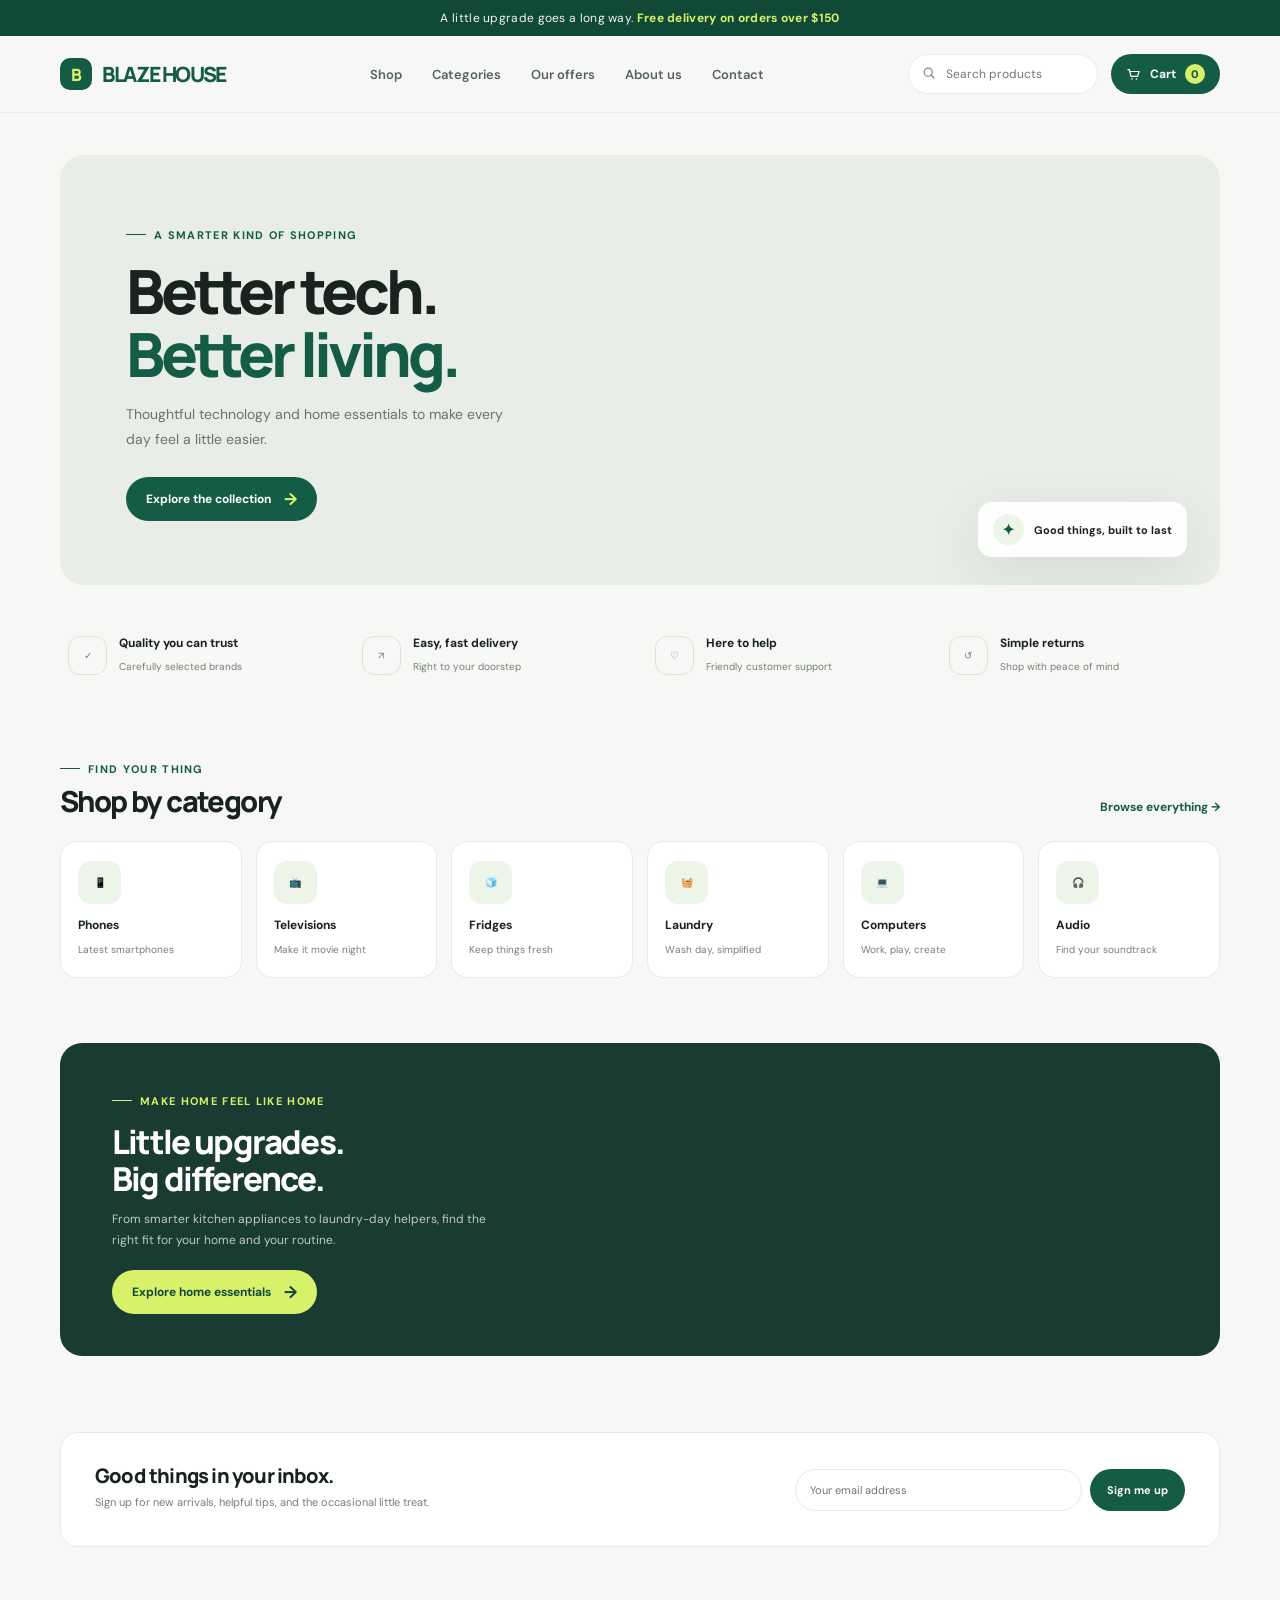
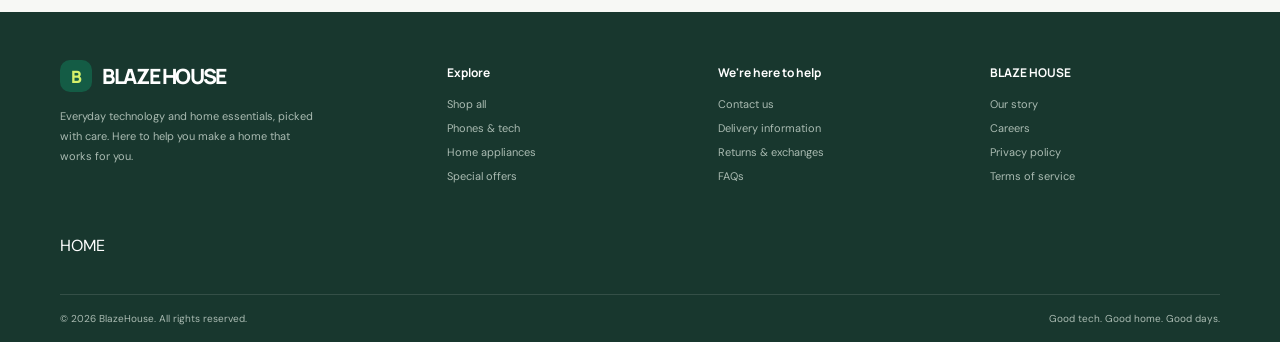
<file: index.html>
<!DOCTYPE html>
<html lang="en">
<head>
    <meta charset="UTF-8">
    <meta name="viewport" content="width=device-width, initial-scale=1.0">
    <meta name="theme-color" content="#f7f8f5">
    <meta name="description" content="Shop trusted technology, phones, and home appliances at VoltHouse. Great products, helpful service, and delivery to your door.">
    <title>VoltHouse — Better tech. Better living.</title>
    <link rel="preconnect" href="https://fonts.googleapis.com">
    <link rel="preconnect" href="https://fonts.gstatic.com" crossorigin>
    <link href="https://fonts.googleapis.com/css2?family=DM+Sans:wght@400;500;600;700&family=Manrope:wght@400;500;600;700;800&display=swap" rel="stylesheet">
    <link rel="stylesheet" href="index.css">
</head>
<body>
    <div class="announcement">A little upgrade goes a long way. <strong>Free delivery on orders over $150</strong></div>
    <header class="header">
        <div class="wrap nav">
            <a class="brand" href="#" aria-label="VoltHouse home"><span class="brand-mark">B</span><span>BLAZE <span>HOUSE</span></span></a>
            <nav class="nav-links" aria-label="Main navigation">
                <a href="shop.html">Shop</a><a href="#categories">Categories</a><a href="#offers">Our offers</a><a href="#footer">About us</a><a href="contact.html">Contact</a>
            </nav>
            <div class="nav-actions">
                <label class="search">
                    <svg width="14" height="14" viewBox="0 0 20 20" fill="none" aria-hidden="true"><circle cx="8.8" cy="8.8" r="5.8" stroke="currentColor" stroke-width="1.7"/><path d="m13.2 13.2 4 4" stroke="currentColor" stroke-width="1.7" stroke-linecap="round"/></svg>
                    <input id="searchInput" type="search" placeholder="Search products" aria-label="Search products">
                </label>
                <button class="cart-button" type="button" aria-label="Shopping cart, 0 items">
                    <svg width="15" height="15" viewBox="0 0 20 20" fill="none" aria-hidden="true"><path d="M2.5 3.5h2l2.1 9h8.8l2-6.5H5.2" stroke="currentColor" stroke-width="1.6" stroke-linecap="round" stroke-linejoin="round"/><circle cx="8" cy="16" r="1.1" fill="currentColor"/><circle cx="14" cy="16" r="1.1" fill="currentColor"/></svg>
                    Cart <span class="cart-count" id="cartCount">0</span>
                </button>
            </div>
        </div>
    </header>
    <main>
        <section class="hero wrap">
            <div class="hero-panel">
                <div class="hero-image" aria-hidden="true"></div>
                <div class="hero-copy">
                    <span class="eyebrow">A smarter kind of shopping</span>
                    <h1>Better tech.<br><em>Better living.</em></h1>
                    <p>Thoughtful technology and home essentials to make every day feel a little easier.</p>
                    <a class="button-primary" href="shop.html">Explore the collection <span class="arrow">→</span></a>
                </div>
                <div class="hero-badge"><span class="badge-icon">✦</span><span>Good things, built to last</span></div>
            </div>
        </section>
        <section class="wrap trust-row" aria-label="Why shop with VoltHouse">
            <div class="trust-item"><span class="trust-icon">✓</span><div><strong>Quality you can trust</strong><span>Carefully selected brands</span></div></div>
            <div class="trust-item"><span class="trust-icon">↗</span><div><strong>Easy, fast delivery</strong><span>Right to your doorstep</span></div></div>
            <div class="trust-item"><span class="trust-icon">♡</span><div><strong>Here to help</strong><span>Friendly customer support</span></div></div>
            <div class="trust-item"><span class="trust-icon">↺</span><div><strong>Simple returns</strong><span>Shop with peace of mind</span></div></div>
        </section>
        <section class="section wrap" id="categories">
            <div class="section-heading">
                <div><span class="eyebrow">Find your thing</span><h2>Shop by category</h2></div>
                <a href="shop.html">Browse everything <span aria-hidden="true">→</span></a>
            </div>
            <div class="categories">
                <a class="category" href="shop.html?category=Phones"><span class="category-icon">📱</span><strong>Phones</strong><span>Latest smartphones</span></a>
                <a class="category" href="shop.html?category=Televisions"><span class="category-icon">📺</span><strong>Televisions</strong><span>Make it movie night</span></a>
                <a class="category" href="shop.html?category=Kitchen"><span class="category-icon">🧊</span><strong>Fridges</strong><span>Keep things fresh</span></a>
                <a class="category" href="shop.html?category=Laundry"><span class="category-icon">🧺</span><strong>Laundry</strong><span>Wash day, simplified</span></a>
                <a class="category" href="shop.html?category=Computers"><span class="category-icon">💻</span><strong>Computers</strong><span>Work, play, create</span></a>
                <a class="category" href="shop.html?category=Audio"><span class="category-icon">🎧</span><strong>Audio</strong><span>Find your soundtrack</span></a>
            </div>
        </section>
        <section class="promo wrap" id="offers">
            <div class="promo-copy"><span class="eyebrow">Make home feel like home</span><h2>Little upgrades.<br>Big difference.</h2><p>From smarter kitchen appliances to laundry-day helpers, find the right fit for your home and your routine.</p><a href="#categories" class="button-primary">Explore home essentials <span class="arrow">→</span></a></div>
            <div class="promo-image" role="img" aria-label="Bright modern home kitchen"></div>
        </section>
        <section class="newsletter wrap">
            <div><h2>Good things in your inbox.</h2><p>Sign up for new arrivals, helpful tips, and the occasional little treat.</p><div class="form-message" id="formMessage" aria-live="polite"></div></div>
            <form id="order-form" action="https://formspree.io/f/xwlvgdyj" method="POST" class="newsletter-form" id="newsletterForm"><input type="email" required placeholder="Your email address" aria-label="Your email address"><button type="submit">Sign me up</button></form>
        </section>
    </main>
    <footer id="footer">
        <div class="wrap footer-main">
            <div class="footer-brand"><a class="brand" href="#"><span class="brand-mark">B</span><span>BLAZE <span>HOUSE</span></span></a><p>Everyday technology and home essentials, picked with care. Here to help you make a home that works for you.</p></div>
            <div class="footer-column"><h3>Explore</h3><a href="shop.html">Shop all</a><a href="shop.html?category=Tech">Phones &amp; tech</a><a href="shop.html?category=Home">Home appliances</a><a href="#offers">Special offers</a></div>
            <div class="footer-column"><h3>We're here to help</h3><a href="contact.html">Contact us</a><a href="#footer">Delivery information</a><a href="#footer">Returns &amp; exchanges</a><a href="#footer">FAQs</a></div>
            <div class="footer-column"><h3>BLAZE HOUSE</h3><a href="#footer">Our story</a><a href="#footer">Careers</a><a href="#footer">Privacy policy</a><a href="#footer">Terms of service</a></div> <a href="index.html">HOME</a>
        </div>
        <div class="wrap footer-bottom"><span>© 2026 BlazeHouse. All rights reserved.</span><span>Good tech. Good home. Good days.</span></div>
    </footer>
    <script>
        document.getElementById("newsletterForm").addEventListener("submit", (event) => {
            event.preventDefault();
            document.getElementById("formMessage").textContent = "Thanks for signing up! Keep an eye on your inbox.";
            event.currentTarget.reset();
        });
    </script>
</body>
</html>
</file>
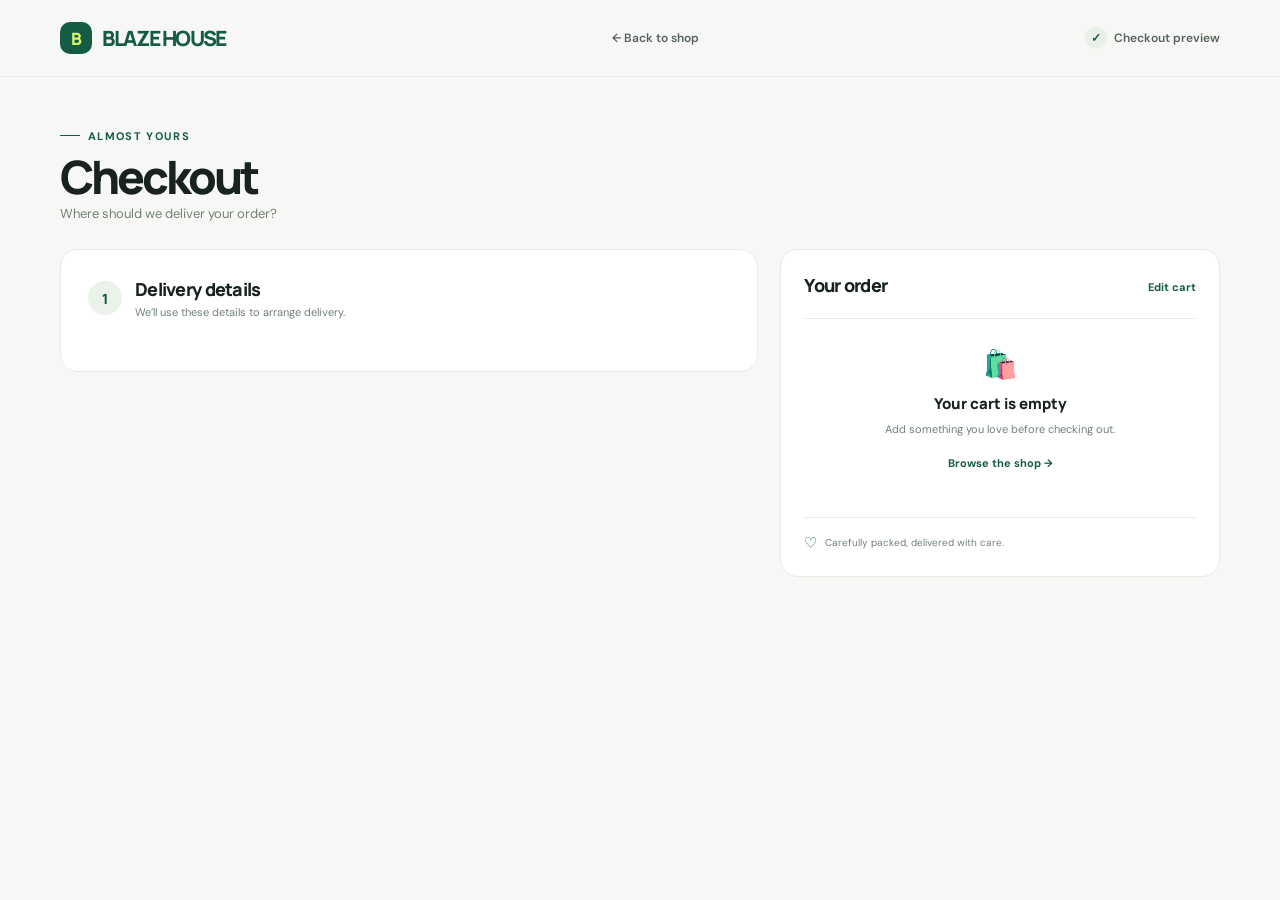
<file: checkout.html>
<!DOCTYPE html>
<html lang="en">
<head>
    <meta charset="UTF-8">
    <meta name="viewport" content="width=device-width, initial-scale=1.0">
    <meta name="theme-color" content="#f7f8f5">
    <meta name="description" content="Enter your delivery details to review your BLAZE HOUSE order.">
    <title>Checkout — BLAZE HOUSE</title>
    <link rel="preconnect" href="https://fonts.googleapis.com">
    <link rel="preconnect" href="https://fonts.gstatic.com" crossorigin>
    <link href="https://fonts.googleapis.com/css2?family=DM+Sans:wght@400;500;600;700&family=Manrope:wght@400;500;600;700;800&display=swap" rel="stylesheet">
    <link rel="stylesheet" href="index.css">
    <link rel="stylesheet" href="checkout.css">
</head>
<body class="checkout-page">
    <header class="header">
        <div class="wrap checkout-nav">
            <a class="brand" href="index.html" aria-label="BLAZE HOUSE home"><span class="brand-mark">B</span><span>BLAZE <span>HOUSE</span></span></a>
            <a class="back-to-shop" href="shop.html">← <span>Back to shop</span></a>
            <span class="secure-note"><span aria-hidden="true">✓</span> Checkout preview</span>
        </div>
    </header>
    <main class="wrap checkout-main">
        <div class="checkout-heading">
            <span class="eyebrow">Almost yours</span>
            <h1>Checkout</h1>
            <p>Where should we deliver your order?</p>
        </div>
        <div class="checkout-layout">
            <section class="checkout-card" aria-labelledby="delivery-title">
                <div class="card-heading">
                    <span class="step-number">1</span>
                    <div><h2 id="delivery-title">Delivery details</h2><p>We’ll use these details to arrange delivery.</p></div>
                </div>
                <div class="checkout-notice" id="checkoutNotice" role="status" aria-live="polite" tabindex="-1" hidden></div>
                <form id="checkoutForm" action="https://formspree.io/f/xwlvgdyj" method="POST">
                    <div class="field-grid">
                        <label class="field field-full">Full name<input name="name" type="text" autocomplete="name" placeholder="e.g. Alex Morgan" required></label>
                        <label class="field">Email address<input name="email" type="email" autocomplete="email" placeholder="you@example.com" required></label>
                        <label class="field">Phone number<input name="phone" type="tel" autocomplete="tel" placeholder="+1 (555) 000-0000" required></label>
                        <label class="field field-full">Street address<input name="address" type="text" autocomplete="street-address" placeholder="House number and street" required></label>
                        <label class="field">City<input name="city" type="text" autocomplete="address-level2" placeholder="City" required></label>
                        <label class="field">State / region<input name="region" type="text" autocomplete="address-level1" placeholder="State or region" required></label>
                        <label class="field">Postal code<input name="postalCode" type="text" autocomplete="postal-code" placeholder="Postal code" required></label>
                        <label class="field">Country<input name="country" type="text" autocomplete="country-name" placeholder="Country" required></label>
                        <label class="field field-full">Order note <span class="optional">(optional)</span><textarea name="note" rows="3" placeholder="Delivery instructions or anything we should know"></textarea></label>
                    </div>
                    <div class="card-heading payment-heading">
                        <span class="step-number" aria-hidden="true">2</span>
                        <div><h2 id="payment-title">Card details</h2><p>Enter your payment information.</p></div>
                    </div>
                    <div class="field-grid card-fields" aria-labelledby="payment-title">
                        <label class="field field-full">Name on card<input name="cardName" type="text" autocomplete="off" placeholder="Name as it appears on your card" required></label>
                        <label class="field field-full">Card number<input name="cardNumber" type="text" inputmode="numeric" autocomplete="off" placeholder="0000 0000 0000 0000" minlength="12" maxlength="23" pattern="[0-9 ]{12,23}" required></label>
                        <label class="field">Expiration date<input name="cardExpiry" type="text" inputmode="numeric" autocomplete="off" placeholder="MM / YY" pattern="(0[1-9]|1[0-2]) ?/ ?[0-9]{2}" required></label>
                        <label class="field">Security code<input name="cardSecurityCode" type="password" inputmode="numeric" autocomplete="off" placeholder="CVC" minlength="3" maxlength="4" pattern="[0-9]{3,4}" required></label>
                    </div>
                    <button class="place-order-button" id="placeOrderButton" type="submit">Review order <span aria-hidden="true">→</span></button>
                </form>
            </section>
            <aside class="order-card" aria-labelledby="summary-title">
                <div class="order-heading"><h2 id="summary-title">Your order</h2><a href="shop.html">Edit cart</a></div>
                <div class="order-items" id="orderItems" aria-live="polite"></div>
                <div class="empty-order" id="emptyOrder" hidden>
                    <span aria-hidden="true">🛍️</span>
                    <strong>Your cart is empty</strong>
                    <p>Add something you love before checking out.</p>
                    <a href="shop.html" class="continue-link">Browse the shop <span aria-hidden="true">→</span></a>
                </div>
                <div class="order-totals" id="orderTotals">
                    <div><span>Subtotal</span><strong id="subtotalAmount">$0.00</strong></div>
                    <div><span>Delivery</span><strong id="deliveryAmount">$0.00</strong></div>
                    <p>Free delivery on orders over $150. Applicable taxes are not included.</p>
                    <div class="order-total"><span>Estimated total</span><strong id="totalAmount">$0.00</strong></div>
                </div>
                <div class="order-footnote"><span aria-hidden="true">♡</span> Carefully packed, delivered with care.</div>
            </aside>
        </div>
    </main>
    <script src="checkout.js"></script>
</body>
</html>
</file>
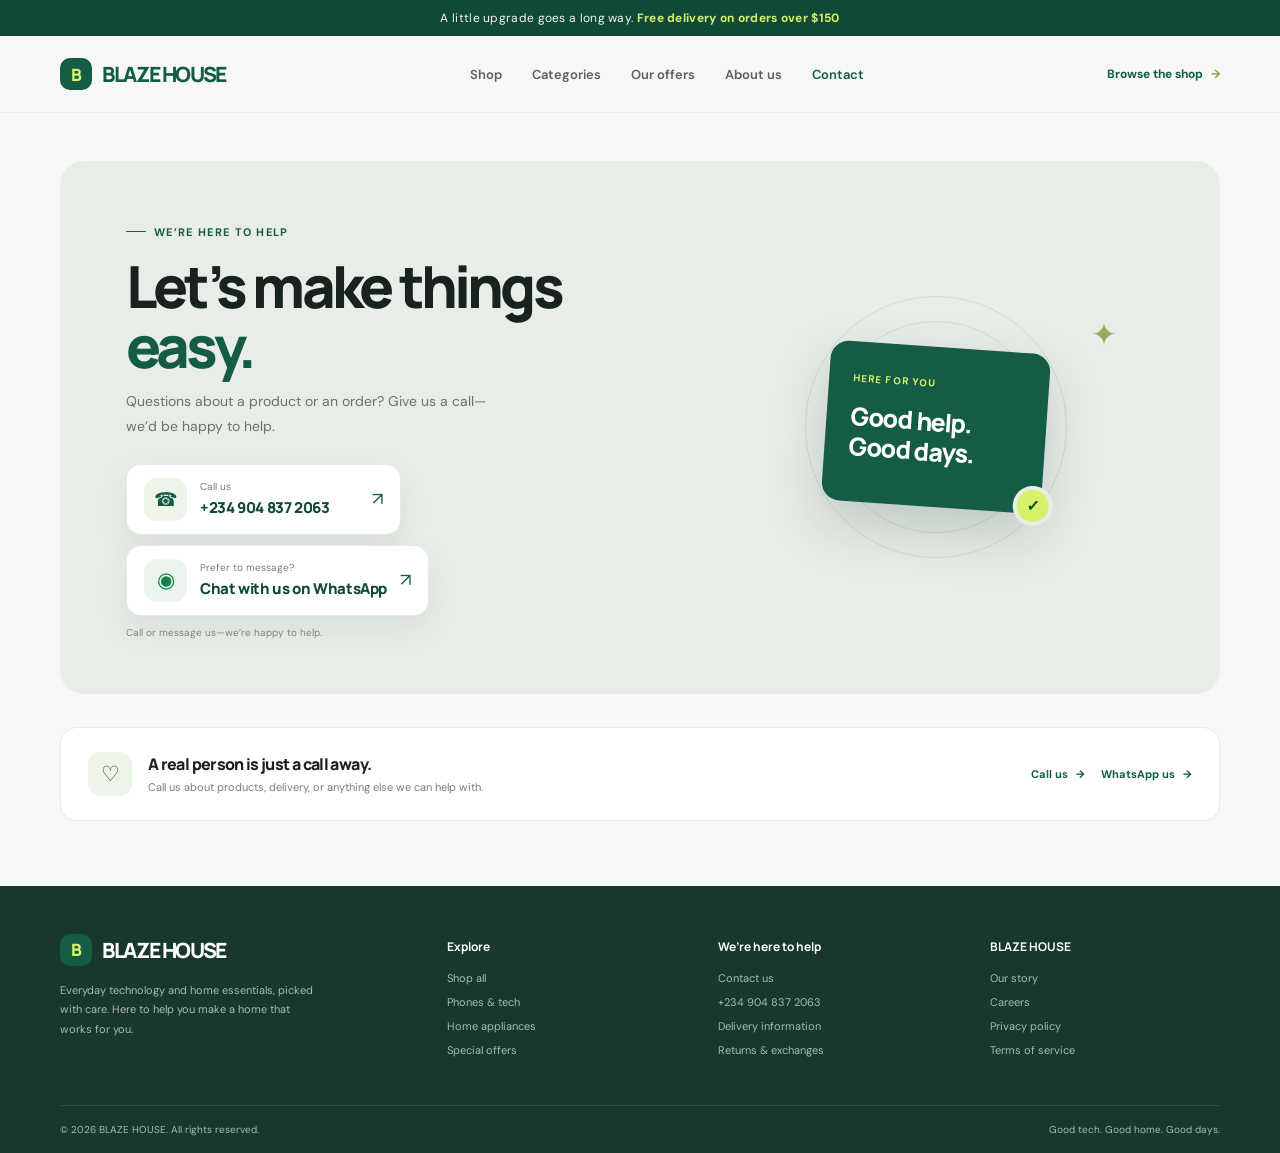
<file: contact.html>
<!DOCTYPE html>
<html lang="en">
<head>
    <meta charset="UTF-8">
    <meta name="viewport" content="width=device-width, initial-scale=1.0">
    <meta name="theme-color" content="#f7f8f5">
    <meta name="description" content="Contact BLAZE HOUSE by phone for help with our products and your order.">
    <title>Contact us — BLAZE HOUSE</title>
    <link rel="preconnect" href="https://fonts.googleapis.com">
    <link rel="preconnect" href="https://fonts.gstatic.com" crossorigin>
    <link href="https://fonts.googleapis.com/css2?family=DM+Sans:wght@400;500;600;700&family=Manrope:wght@400;500;600;700;800&display=swap" rel="stylesheet">
    <link rel="stylesheet" href="index.css">
    <link rel="stylesheet" href="contact.css">
</head>
<body class="contact-page">
    <div class="announcement">A little upgrade goes a long way. <strong>Free delivery on orders over $150</strong></div>
    <header class="header">
        <div class="wrap nav">
            <a class="brand" href="index.html" aria-label="BLAZE HOUSE home"><span class="brand-mark">B</span><span>BLAZE <span>HOUSE</span></span></a>
            <nav class="nav-links" aria-label="Main navigation">
                <a href="shop.html">Shop</a><a href="index.html#categories">Categories</a><a href="index.html#offers">Our offers</a><a href="index.html#footer">About us</a><a href="contact.html" aria-current="page">Contact</a>
            </nav>
            <a class="contact-shop-link" href="shop.html">Browse the shop <span aria-hidden="true">→</span></a>
        </div>
    </header>
    <main>
        <section class="contact-hero wrap">
            <div class="contact-panel">
                <div class="contact-copy">
                    <span class="eyebrow">We’re here to help</span>
                    <h1>Let’s make things <em>easy.</em></h1>
                    <p>Questions about a product or an order? Give us a call—we’d be happy to help.</p>
                    <a class="contact-call-button" href="tel:+2349048372063">
                        <span class="call-icon" aria-hidden="true">☎</span>
                        <span><small>Call us</small><strong>+234 904 837 2063</strong></span>
                        <span class="call-arrow" aria-hidden="true">↗</span>
                    </a>
                    <a class="contact-whatsapp-button" href="https://wa.me/2349048372063?text=Hello%20BLAZE%20HOUSE%2C%20I%20need%20help%20with%20a%20product%20or%20order." target="_blank" rel="noopener noreferrer">
                        <span class="whatsapp-icon" aria-hidden="true">◉</span>
                        <span><small>Prefer to message?</small><strong>Chat with us on WhatsApp</strong></span>
                        <span class="call-arrow" aria-hidden="true">↗</span>
                    </a>
                    <p class="contact-hint">Call or message us—we’re happy to help.</p>
                </div>
                <div class="contact-decoration" aria-hidden="true">
                    <span class="decoration-spark">✦</span>
                    <div class="decoration-card"><span>Here for you</span><strong>Good help.<br>Good days.</strong><span class="decoration-check">✓</span></div>
                </div>
            </div>
        </section>
        <section class="wrap contact-info" aria-label="Contact information">
            <div class="contact-info-icon" aria-hidden="true">♡</div>
            <div><h2>A real person is just a call away.</h2><p>Call us about products, delivery, or anything else we can help with.</p></div>
            <div class="contact-info-actions">
                <a href="tel:+2349048372063">Call us <span aria-hidden="true">→</span></a>
                <a class="whatsapp-text-link" href="https://wa.me/2349048372063?text=Hello%20BLAZE%20HOUSE%2C%20I%20need%20help%20with%20a%20product%20or%20order." target="_blank" rel="noopener noreferrer">WhatsApp us <span aria-hidden="true">→</span></a>
            </div>
        </section>
    </main>
    <footer id="footer">
        <div class="wrap footer-main">
            <div class="footer-brand"><a class="brand" href="index.html"><span class="brand-mark">B</span><span>BLAZE <span>HOUSE</span></span></a><p>Everyday technology and home essentials, picked with care. Here to help you make a home that works for you.</p></div>
            <div class="footer-column"><h3>Explore</h3><a href="shop.html">Shop all</a><a href="shop.html?category=Tech">Phones &amp; tech</a><a href="shop.html?category=Home">Home appliances</a><a href="index.html#offers">Special offers</a></div>
            <div class="footer-column"><h3>We’re here to help</h3><a href="contact.html">Contact us</a><a href="tel:+2349048372063">+234 904 837 2063</a><a href="index.html#footer">Delivery information</a><a href="index.html#footer">Returns &amp; exchanges</a></div>
            <div class="footer-column"><h3>BLAZE HOUSE</h3><a href="index.html#footer">Our story</a><a href="index.html#footer">Careers</a><a href="index.html#footer">Privacy policy</a><a href="index.html#footer">Terms of service</a></div>
        </div>
        <div class="wrap footer-bottom"><span>© 2026 BLAZE HOUSE. All rights reserved.</span><span>Good tech. Good home. Good days.</span></div>
    </footer>
</body>
</html>
</file>
<file: index.css>
/* VoltHouse storefront styles */
:root{--ink:#18231f;--muted:#718078;--green:#145c45;--green-dark:#104936;--lime:#d7f16a;--paper:#f7f8f5;--line:#e7ebe6;--shadow:0 18px 55px rgba(19,47,36,.09)}
*{box-sizing:border-box}html{scroll-behavior:smooth}body{margin:0;background:var(--paper);color:var(--ink);font-family:"DM Sans",sans-serif;-webkit-font-smoothing:antialiased}button,input{font:inherit}button,a{-webkit-tap-highlight-color:transparent}a{color:inherit;text-decoration:none}.wrap{width:min(1160px,calc(100% - 48px));margin:0 auto}
.announcement{background:var(--green-dark);color:#f3f7f2;text-align:center;padding:10px 16px;font-size:12px;letter-spacing:.025em}.announcement strong{color:var(--lime);font-weight:700}.header{background:rgba(247,248,245,.94);position:sticky;top:0;z-index:10;backdrop-filter:blur(12px);border-bottom:1px solid rgba(231,235,230,.8)}.nav{height:76px;display:flex;align-items:center;justify-content:space-between;gap:28px}.brand{display:inline-flex;align-items:center;gap:10px;font:800 21px Manrope,sans-serif;letter-spacing:-.065em;white-space:nowrap}.brand-mark{display:grid;place-items:center;width:32px;height:32px;color:var(--lime);background:var(--green);border-radius:10px;font-size:17px;letter-spacing:0}.brand span:last-child{color:var(--green)}.nav-links{display:flex;gap:30px;color:#56635d;font-size:13px;font-weight:600}.nav-links a:hover{color:var(--green)}.nav-actions{display:flex;align-items:center;gap:13px}.search{position:relative}.search input{width:190px;height:40px;border:1px solid var(--line);border-radius:999px;background:#fff;padding:0 15px 0 37px;outline:none;font-size:12px}.search input:focus{border-color:#9ab8a7;box-shadow:0 0 0 3px rgba(20,92,69,.08)}.search svg{position:absolute;top:12px;left:14px;color:#79867f}.cart-button{border:0;background:var(--green);color:white;height:40px;padding:0 15px;border-radius:999px;display:flex;align-items:center;gap:9px;font-size:12px;font-weight:700;cursor:pointer}.cart-count{display:grid;place-items:center;min-width:20px;height:20px;padding:0 5px;border-radius:50px;color:var(--green-dark);background:var(--lime);font-size:11px}
.hero{padding:42px 0 30px}.hero-panel{min-height:430px;position:relative;overflow:hidden;border-radius:24px;background:#e8eee7;display:grid;grid-template-columns:1fr 1fr;align-items:center}.hero-copy{position:relative;z-index:1;padding:58px 0 58px 66px;max-width:570px}.eyebrow{display:inline-flex;align-items:center;gap:8px;color:var(--green);font-size:11px;font-weight:700;text-transform:uppercase;letter-spacing:.12em}.eyebrow:before{content:"";width:20px;height:1px;background:var(--green)}h1,h2,h3,p{margin-top:0}h1{max-width:470px;margin:17px 0 16px;font:800 clamp(40px,5vw,61px)/1.04 Manrope,sans-serif;letter-spacing:-.065em}h1 em{color:var(--green);font-style:normal}.hero-copy p{max-width:380px;margin-bottom:25px;color:#66746d;font-size:14px;line-height:1.8}.button-primary{display:inline-flex;align-items:center;gap:13px;background:var(--green);color:white;border:0;border-radius:999px;padding:14px 20px;font-size:12px;font-weight:700;cursor:pointer;transition:background .2s,transform .2s}.button-primary:hover{background:var(--green-dark);transform:translateY(-2px)}.button-primary .arrow{color:var(--lime);font-size:17px;line-height:10px}.hero-image{position:absolute;inset:0 0 0 45%;background:linear-gradient(90deg,#e8eee7 0%,rgba(232,238,231,.12) 28%,transparent 58%),url("https://images.unsplash.com/photo-1600210492486-724fe5c67fb0?auto=format&fit=crop&w=1400&q=85") center 53%/cover}.hero-badge{position:absolute;right:33px;bottom:28px;z-index:1;display:flex;align-items:center;gap:10px;padding:12px 15px;background:rgba(255,255,255,.92);border-radius:14px;box-shadow:var(--shadow);font-size:11px;font-weight:700}.badge-icon{display:grid;place-items:center;width:31px;height:31px;color:var(--green);background:#edf4e8;border-radius:50%;font-size:15px}
.trust-row{display:grid;grid-template-columns:repeat(4,1fr);gap:14px;padding:8px 0 48px}.trust-item{display:flex;align-items:center;gap:12px;padding:12px 8px}.trust-icon{flex:0 0 39px;display:grid;place-items:center;width:39px;height:39px;border:1px solid #dce4dc;border-radius:12px;color:var(--green);font-size:17px}.trust-item strong{display:block;margin-bottom:3px;font-size:12px}.trust-item span{color:var(--muted);font-size:10px}
.section{padding:18px 0 65px}.section-heading{display:flex;align-items:end;justify-content:space-between;gap:20px;margin-bottom:23px}.section-heading h2{margin:8px 0 0;font:800 29px/1.2 Manrope,sans-serif;letter-spacing:-.055em}.section-heading>a{margin-bottom:3px;color:var(--green);font-size:12px;font-weight:700}.categories{display:grid;grid-template-columns:repeat(6,1fr);gap:14px}.category{min-height:125px;padding:19px 17px;background:white;border:1px solid var(--line);border-radius:16px;transition:transform .2s,box-shadow .2s}.category:hover{transform:translateY(-4px);box-shadow:var(--shadow)}.category-icon{display:grid;place-items:center;width:43px;height:43px;margin-bottom:13px;border-radius:13px;background:#edf4e8;font-size:22px}.category strong{display:block;margin-bottom:4px;font-size:12px}.category span{color:var(--muted);font-size:10px}
.products-section{padding:12px 0 77px}.filters{display:flex;gap:8px}.filter{border:1px solid var(--line);padding:9px 13px;border-radius:999px;background:white;color:#6c7972;font-size:11px;cursor:pointer}.filter.active,.filter:hover{background:var(--green);border-color:var(--green);color:white}.product-grid{display:grid;grid-template-columns:repeat(4,1fr);gap:16px}.product-card{overflow:hidden;background:white;border:1px solid var(--line);border-radius:17px;transition:transform .2s,box-shadow .2s}.product-card:hover{transform:translateY(-4px);box-shadow:var(--shadow)}.product-image{height:205px;position:relative;display:grid;place-items:center;overflow:hidden;background:#f0f2ef}.product-image img{width:100%;height:100%;object-fit:cover;transition:transform .35s}.product-card:hover .product-image img{transform:scale(1.04)}.tag{position:absolute;left:12px;top:12px;padding:6px 9px;border-radius:999px;background:white;color:var(--green);font-size:9px;font-weight:700}.product-info{padding:15px}.product-category{margin-bottom:7px;color:#89948e;font-size:9px;text-transform:uppercase;letter-spacing:.1em}.product-info h3{margin-bottom:7px;font:700 14px Manrope,sans-serif;letter-spacing:-.025em}.rating{color:#bd8f24;font-size:10px}.rating span{margin-left:4px;color:#8a948e}.product-bottom{display:flex;align-items:center;justify-content:space-between;gap:8px;margin-top:15px}.price{font:800 16px Manrope,sans-serif}.price small{display:block;margin-top:3px;color:#9aa39e;font:400 10px "DM Sans",sans-serif;text-decoration:line-through}.add-button{width:34px;height:34px;display:grid;place-items:center;border:0;border-radius:50%;background:var(--green);color:white;font-size:20px;cursor:pointer;transition:background .2s,transform .2s}.add-button:hover{background:var(--green-dark);transform:rotate(90deg)}.product-card[hidden]{display:none}.no-results{grid-column:1/-1;padding:35px;border-radius:15px;background:#fff;color:var(--muted);text-align:center;font-size:13px}
.promo{display:grid;grid-template-columns:1fr 1fr;align-items:center;min-height:265px;margin-bottom:76px;overflow:hidden;border-radius:22px;background:#193b31;color:white}.promo-copy{padding:42px 52px}.promo .eyebrow{color:var(--lime)}.promo .eyebrow:before{background:var(--lime)}.promo h2{max-width:380px;margin:15px 0 12px;font:800 33px/1.13 Manrope,sans-serif;letter-spacing:-.055em}.promo p{max-width:380px;margin-bottom:20px;color:#bdcbc4;font-size:12px;line-height:1.7}.promo .button-primary{color:var(--green-dark);background:var(--lime)}.promo .button-primary:hover{background:#e4f89a}.promo .button-primary .arrow{color:var(--green-dark)}.promo-image{align-self:stretch;min-height:265px;background:linear-gradient(90deg,#193b31 0%,transparent 40%),url("https://images.unsplash.com/photo-1584568694244-14fbdf83bd30?auto=format&fit=crop&w=1000&q=85") center/cover}
.newsletter{display:flex;align-items:center;justify-content:space-between;gap:30px;padding:29px 34px;margin-bottom:65px;border:1px solid var(--line);border-radius:18px;background:white}.newsletter h2{margin:0 0 6px;font:800 20px Manrope,sans-serif;letter-spacing:-.04em}.newsletter p{margin:0;color:var(--muted);font-size:11px}.newsletter-form{display:flex;gap:8px;width:min(390px,48%)}.newsletter-form input{flex:1;min-width:0;height:42px;padding:0 14px;border:1px solid var(--line);border-radius:999px;outline:none;font-size:11px}.newsletter-form input:focus{border-color:#9ab8a7}.newsletter-form button{height:42px;padding:0 17px;border:0;border-radius:999px;background:var(--green);color:white;font-size:11px;font-weight:700;cursor:pointer}.form-message{margin-top:8px;color:var(--green);font-size:11px}
footer{background:#18372e;color:white}.footer-main{display:grid;grid-template-columns:1.5fr 1fr 1fr 1fr;gap:42px;padding:48px 0 38px}.footer-brand p{max-width:260px;margin:15px 0 0;color:#aabbb2;font-size:11px;line-height:1.8}footer .brand span:last-child{color:white}.footer-column h3{margin:4px 0 16px;font:700 12px Manrope,sans-serif}.footer-column a{display:block;width:fit-content;margin:10px 0;color:#aabbb2;font-size:11px}.footer-column a:hover{color:var(--lime)}.footer-bottom{display:flex;justify-content:space-between;gap:20px;padding:17px 0;border-top:1px solid rgba(255,255,255,.12);color:#aabbb2;font-size:10px}.toast{position:fixed;z-index:20;right:24px;bottom:24px;padding:14px 18px;border-radius:12px;background:var(--green-dark);color:white;box-shadow:var(--shadow);font-size:12px;opacity:0;transform:translateY(12px);pointer-events:none;transition:.25s}.toast.show{opacity:1;transform:translateY(0)}
@media(max-width:900px){.nav-links{gap:17px}.search input{width:150px}.hero-copy{padding-left:42px}.categories{grid-template-columns:repeat(3,1fr)}.product-grid{grid-template-columns:repeat(2,1fr)}.product-image{height:230px}}
@media(max-width:650px){.wrap{width:min(100% - 32px,480px)}.announcement{font-size:10px}.nav{height:65px;gap:10px}.brand{font-size:18px}.brand-mark{width:29px;height:29px}.nav-links{display:none}.search input{width:39px;padding:0;color:transparent;cursor:pointer}.search input:focus{position:absolute;right:0;top:-20px;width:min(230px,62vw);padding:0 12px 0 35px;color:var(--ink);cursor:text}.search svg{z-index:1;pointer-events:none}.nav-actions{gap:8px}.cart-button{padding:0 10px}.hero{padding-top:20px}.hero-panel{min-height:515px;align-items:start}.hero-copy{padding:37px 26px}h1{max-width:360px;font-size:44px}.hero-copy p{max-width:300px;font-size:12px}.hero-image{inset:43% 0 0;background:linear-gradient(180deg,#e8eee7 0%,rgba(232,238,231,.08) 35%,transparent 55%),url("https://images.unsplash.com/photo-1600210492486-724fe5c67fb0?auto=format&fit=crop&w=1000&q=85") center/cover}.hero-badge{right:15px;bottom:15px}.trust-row{grid-template-columns:repeat(2,1fr);gap:4px;padding-bottom:30px}.trust-item{gap:8px;padding:9px 0}.trust-icon{flex-basis:34px;width:34px;height:34px}.section{padding-bottom:45px}.section-heading{align-items:start;flex-direction:column;margin-bottom:17px}.section-heading h2{font-size:25px}.categories{grid-template-columns:repeat(2,1fr);gap:10px}.category{min-height:112px;padding:14px}.filters{flex-wrap:wrap}.product-grid{gap:10px}.product-image{height:155px}.product-info{padding:12px}.product-info h3{font-size:12px}.price{font-size:14px}.promo{grid-template-columns:1fr;margin-bottom:45px}.promo-copy{padding:32px 27px}.promo h2{font-size:29px}.promo-image{min-height:180px;background-position:center 55%}.newsletter{align-items:stretch;flex-direction:column;padding:24px;gap:18px;margin-bottom:45px}.newsletter-form{width:100%}.footer-main{grid-template-columns:1fr 1fr;gap:26px 18px;padding:37px 0 28px}.footer-brand{grid-column:1/-1}.footer-bottom{flex-direction:column;gap:8px}}
</file>
<file: checkout.css>
.checkout-nav {
    display: flex;
    align-items: center;
    justify-content: space-between;
    min-height: 76px;
}

.back-to-shop,
.secure-note {
    color: #56635d;
    font-size: 12px;
    font-weight: 600;
}

.back-to-shop:hover {
    color: var(--green);
}

.secure-note {
    display: flex;
    align-items: center;
    gap: 7px;
}

.secure-note span {
    display: grid;
    place-items: center;
    width: 22px;
    height: 22px;
    border-radius: 50%;
    background: #e8f1e9;
    color: var(--green);
}

.checkout-main {
    padding-top: 43px;
    padding-bottom: 75px;
}

.checkout-heading {
    margin-bottom: 27px;
}

.checkout-heading h1 {
    margin: 10px 0 5px;
    font-size: clamp(34px, 5vw, 46px);
}

.checkout-heading p,
.card-heading p {
    margin: 0;
    color: var(--muted);
    font-size: 13px;
}

.checkout-layout {
    display: grid;
    grid-template-columns: minmax(0, 1.35fr) minmax(300px, .85fr);
    align-items: start;
    gap: 22px;
}

.checkout-card,
.order-card {
    border: 1px solid var(--line);
    border-radius: 18px;
    background: white;
}

.checkout-card {
    padding: 27px;
}

.card-heading {
    display: flex;
    align-items: center;
    gap: 13px;
    margin-bottom: 25px;
}

.step-number {
    display: grid;
    place-items: center;
    flex: 0 0 34px;
    width: 34px;
    height: 34px;
    border-radius: 50%;
    background: #eaf2e9;
    color: var(--green);
    font: 800 14px Manrope, sans-serif;
}

.card-heading h2,
.order-heading h2 {
    margin: 0 0 4px;
    font: 800 18px Manrope, sans-serif;
    letter-spacing: -.04em;
}

.card-heading p {
    font-size: 11px;
}

.checkout-notice {
    margin-bottom: 20px;
    padding: 14px 16px;
    border: 1px solid #d4e7d8;
    border-radius: 12px;
    background: #f1f7f0;
    color: var(--green-dark);
    font-size: 12px;
    line-height: 1.6;
}

.checkout-notice[hidden],
.empty-order[hidden],
.order-totals[hidden] {
    display: none;
}

.field-grid {
    display: grid;
    grid-template-columns: repeat(2, minmax(0, 1fr));
    gap: 17px 13px;
}

.field {
    display: flex;
    flex-direction: column;
    gap: 7px;
    color: #34443c;
    font-size: 11px;
    font-weight: 700;
}

.field-full {
    grid-column: 1 / -1;
}

.optional {
    color: #929d96;
    font-weight: 400;
}

.field input,
.field textarea {
    width: 100%;
    min-height: 43px;
    padding: 11px 13px;
    border: 1px solid #dfe5df;
    border-radius: 10px;
    outline: none;
    background: #fff;
    color: var(--ink);
    font: 400 12px "DM Sans", sans-serif;
    transition: border-color .2s, box-shadow .2s;
}

.field textarea {
    min-height: 82px;
    resize: vertical;
}

.field input::placeholder,
.field textarea::placeholder {
    color: #a0aaa4;
}

.field input:focus,
.field textarea:focus {
    border-color: #9ab8a7;
    box-shadow: 0 0 0 3px rgba(20, 92, 69, .08);
}

.payment-heading {
    margin: 27px 0 18px;
}

.card-fields {
    margin-bottom: 16px;
}

.demo-disclosure {
    margin: 17px 0 13px;
    color: var(--muted);
    font-size: 10px;
    line-height: 1.6;
}

.place-order-button {
    display: flex;
    align-items: center;
    justify-content: space-between;
    width: 100%;
    min-height: 48px;
    padding: 0 19px;
    border: 0;
    border-radius: 999px;
    background: var(--green);
    color: white;
    font-size: 12px;
    font-weight: 700;
    cursor: pointer;
    transition: background .2s, transform .2s;
}

.place-order-button:hover:not(:disabled) {
    transform: translateY(-1px);
    background: var(--green-dark);
}

.place-order-button:disabled {
    cursor: not-allowed;
    opacity: .55;
}

.place-order-button span {
    color: var(--lime);
    font-size: 18px;
}

.order-card {
    position: sticky;
    top: 98px;
    padding: 23px;
}

.order-heading {
    display: flex;
    align-items: center;
    justify-content: space-between;
    padding-bottom: 17px;
    border-bottom: 1px solid var(--line);
}

.order-heading a {
    color: var(--green);
    font-size: 11px;
    font-weight: 700;
}

.order-items {
    max-height: 325px;
    overflow: auto;
}

.order-item {
    display: flex;
    align-items: center;
    gap: 12px;
    padding: 15px 0;
    border-bottom: 1px solid var(--line);
}

.order-item img {
    flex: 0 0 60px;
    width: 60px;
    height: 60px;
    border-radius: 10px;
    background: var(--paper);
    object-fit: cover;
}

.order-item-details {
    flex: 1;
    min-width: 0;
}

.order-item-details strong {
    display: block;
    overflow: hidden;
    color: var(--ink);
    font-size: 11px;
    text-overflow: ellipsis;
    white-space: nowrap;
}

.order-item-details span {
    display: block;
    margin-top: 5px;
    color: var(--muted);
    font-size: 10px;
}

.order-item-price {
    font: 700 12px Manrope, sans-serif;
    white-space: nowrap;
}

.empty-order {
    padding: 27px 8px;
    text-align: center;
}

.empty-order > span {
    display: block;
    margin-bottom: 10px;
    font-size: 28px;
}

.empty-order strong {
    font: 800 15px Manrope, sans-serif;
}

.empty-order p {
    margin: 7px 0 13px;
    color: var(--muted);
    font-size: 11px;
    line-height: 1.5;
}

.continue-link {
    color: var(--green);
    font-size: 11px;
    font-weight: 700;
}

.order-totals {
    padding-top: 17px;
}

.order-totals > div {
    display: flex;
    justify-content: space-between;
    margin-bottom: 12px;
    color: #56635d;
    font-size: 11px;
}

.order-totals > div strong {
    color: var(--ink);
}

.order-totals > p {
    margin: 3px 0 16px;
    color: #89948e;
    font-size: 10px;
    line-height: 1.5;
}

.order-totals .order-total {
    margin: 0;
    padding-top: 15px;
    border-top: 1px solid var(--line);
    color: var(--ink);
    font-size: 13px;
    font-weight: 700;
}

.order-totals .order-total strong {
    font: 800 18px Manrope, sans-serif;
}

.order-footnote {
    display: flex;
    align-items: center;
    gap: 8px;
    margin-top: 18px;
    padding-top: 15px;
    border-top: 1px solid var(--line);
    color: var(--muted);
    font-size: 10px;
}

.order-footnote span {
    color: var(--green);
    font-size: 15px;
}

.checkout-page :focus-visible {
    outline: 3px solid rgba(20, 92, 69, .32);
    outline-offset: 3px;
}

@media (max-width: 800px) {
    .checkout-layout {
        grid-template-columns: minmax(0, 1fr) minmax(260px, .8fr);
        gap: 14px;
    }

    .checkout-card {
        padding: 21px;
    }

    .order-card {
        padding: 19px;
    }
}

@media (max-width: 650px) {
    .checkout-nav {
        min-height: 65px;
    }

    .back-to-shop span {
        display: none;
    }

    .secure-note {
        font-size: 10px;
    }

    .checkout-main {
        padding-top: 30px;
        padding-bottom: 45px;
    }

    .checkout-layout {
        grid-template-columns: 1fr;
    }

    .order-card {
        position: static;
        grid-row: 1;
    }
}

@media (max-width: 420px) {
    .checkout-card {
        padding: 18px 15px;
    }

    .field-grid {
        grid-template-columns: 1fr;
    }

    .field-full {
        grid-column: auto;
    }

    .order-card {
        padding: 18px 15px;
    }
}
</file>
<file: contact.css>
.contact-page .nav-links a[aria-current="page"] {
    color: var(--green);
}

.contact-shop-link {
    color: var(--green);
    font-size: 12px;
    font-weight: 700;
    white-space: nowrap;
}

.contact-shop-link span {
    margin-left: 5px;
    color: #8aa04a;
}

.contact-hero {
    padding-top: 48px;
    padding-bottom: 33px;
}

.contact-panel {
    position: relative;
    display: grid;
    grid-template-columns: 1.15fr .85fr;
    align-items: center;
    min-height: 395px;
    overflow: hidden;
    padding: 55px 66px;
    border-radius: 24px;
    background: #e8eee7;
}

.contact-copy {
    position: relative;
    z-index: 1;
    max-width: 490px;
}

.contact-copy h1 {
    margin: 17px 0 13px;
    font-size: clamp(40px, 5vw, 58px);
}

.contact-copy h1 em {
    color: var(--green);
    font-style: normal;
}

.contact-copy > p:not(.contact-hint) {
    max-width: 380px;
    margin-bottom: 24px;
    color: #66746d;
    font-size: 14px;
    line-height: 1.8;
}

.contact-call-button {
    display: inline-flex;
    align-items: center;
    gap: 13px;
    min-width: 275px;
    padding: 13px 17px;
    border: 1px solid rgba(20, 92, 69, .12);
    border-radius: 15px;
    background: white;
    box-shadow: 0 12px 30px rgba(19, 47, 36, .08);
    transition: transform .2s, box-shadow .2s;
}

.contact-whatsapp-button {
    display: inline-flex;
    align-items: center;
    gap: 13px;
    min-width: 275px;
    margin-top: 10px;
    padding: 13px 17px;
    border: 1px solid rgba(20, 92, 69, .12);
    border-radius: 15px;
    background: white;
    box-shadow: 0 12px 30px rgba(19, 47, 36, .08);
    transition: transform .2s, box-shadow .2s;
}

.contact-call-button:hover {
    transform: translateY(-2px);
    box-shadow: 0 16px 35px rgba(19, 47, 36, .13);
}

.contact-whatsapp-button:hover {
    transform: translateY(-2px);
    box-shadow: 0 16px 35px rgba(19, 47, 36, .13);
}

.call-icon {
    display: grid;
    place-items: center;
    width: 43px;
    height: 43px;
    border-radius: 13px;
    background: #edf4e8;
    color: var(--green);
    font-size: 19px;
}

.whatsapp-icon {
    display: grid;
    place-items: center;
    width: 43px;
    height: 43px;
    border-radius: 13px;
    background: #e9f5ed;
    color: #16834c;
    font-size: 21px;
}

.contact-call-button small,
.contact-call-button strong,
.contact-whatsapp-button small,
.contact-whatsapp-button strong {
    display: block;
}

.contact-call-button small,
.contact-whatsapp-button small {
    margin-bottom: 4px;
    color: var(--muted);
    font-size: 10px;
}

.contact-call-button strong,
.contact-whatsapp-button strong {
    color: var(--green-dark);
    font: 800 15px Manrope, sans-serif;
    letter-spacing: -.025em;
}

.call-arrow {
    margin-left: auto;
    color: var(--green);
    font-size: 18px;
}

.contact-hint {
    margin: 10px 0 0;
    color: #78867e;
    font-size: 10px;
}

.contact-decoration {
    position: relative;
    display: grid;
    place-items: center;
    min-height: 280px;
}

.contact-decoration::before,
.contact-decoration::after {
    position: absolute;
    content: "";
    border: 1px solid rgba(20, 92, 69, .12);
    border-radius: 50%;
}

.contact-decoration::before {
    width: 260px;
    height: 260px;
}

.contact-decoration::after {
    width: 210px;
    height: 210px;
}

.decoration-spark {
    position: absolute;
    top: 27px;
    right: 37px;
    color: #98a95b;
    font-size: 31px;
}

.decoration-card {
    position: relative;
    z-index: 1;
    width: 220px;
    min-height: 160px;
    padding: 24px;
    border-radius: 18px;
    background: var(--green);
    box-shadow: 0 22px 55px rgba(19, 47, 36, .2);
    transform: rotate(4deg);
}

.decoration-card > span:first-child {
    color: var(--lime);
    font-size: 10px;
    font-weight: 700;
    letter-spacing: .11em;
    text-transform: uppercase;
}

.decoration-card strong {
    display: block;
    margin-top: 15px;
    color: white;
    font: 800 25px/1.18 Manrope, sans-serif;
    letter-spacing: -.05em;
}

.decoration-check {
    position: absolute;
    right: -12px;
    bottom: -12px;
    display: grid;
    place-items: center;
    width: 40px;
    height: 40px;
    border: 4px solid #e8eee7;
    border-radius: 50%;
    background: var(--lime);
    color: var(--green-dark);
    font-weight: 800;
}

.contact-info {
    display: flex;
    align-items: center;
    gap: 16px;
    margin-bottom: 65px;
    padding: 24px 27px;
    border: 1px solid var(--line);
    border-radius: 17px;
    background: white;
}

.contact-info-icon {
    display: grid;
    place-items: center;
    flex: 0 0 44px;
    width: 44px;
    height: 44px;
    border-radius: 13px;
    background: #edf4e8;
    color: var(--green);
    font-size: 21px;
}

.contact-info h2 {
    margin: 0 0 5px;
    font: 800 16px Manrope, sans-serif;
    letter-spacing: -.04em;
}

.contact-info p {
    margin: 0;
    color: var(--muted);
    font-size: 11px;
}

.contact-info-actions {
    margin-left: auto;
    display: flex;
    flex-wrap: wrap;
    gap: 16px;
}

.contact-info-actions a {
    color: var(--green);
    font-size: 11px;
    font-weight: 700;
    white-space: nowrap;
}

.contact-info-actions a span {
    margin-left: 5px;
}

.contact-page :focus-visible {
    outline: 3px solid rgba(20, 92, 69, .35);
    outline-offset: 3px;
}

@media (max-width: 900px) {
    .contact-panel {
        padding-right: 42px;
        padding-left: 42px;
    }

    .contact-decoration::before {
        width: 220px;
        height: 220px;
    }

    .contact-decoration::after {
        width: 180px;
        height: 180px;
    }
}

@media (max-width: 650px) {
    .contact-shop-link {
        font-size: 11px;
    }

    .contact-hero {
        padding-top: 22px;
        padding-bottom: 23px;
    }

    .contact-panel {
        grid-template-columns: 1fr;
        min-height: 0;
        padding: 37px 26px 25px;
    }

    .contact-copy h1 {
        font-size: 42px;
    }

    .contact-copy > p:not(.contact-hint) {
        font-size: 12px;
    }

    .contact-decoration {
        display: none;
    }

    .contact-info {
        align-items: flex-start;
        flex-wrap: wrap;
        gap: 12px;
        margin-bottom: 45px;
        padding: 20px;
    }

    .contact-info > div:nth-child(2) {
        flex: 1;
        min-width: 180px;
    }

    .contact-info-actions {
        margin-left: 56px;
    }
}

@media (max-width: 370px) {
    .contact-panel {
        padding-right: 18px;
        padding-left: 18px;
    }

    .contact-call-button,
    .contact-whatsapp-button {
        min-width: 0;
        width: 100%;
        gap: 9px;
        padding-right: 12px;
        padding-left: 12px;
    }

    .contact-call-button strong {
        font-size: 13px;
    }
}
</file>
